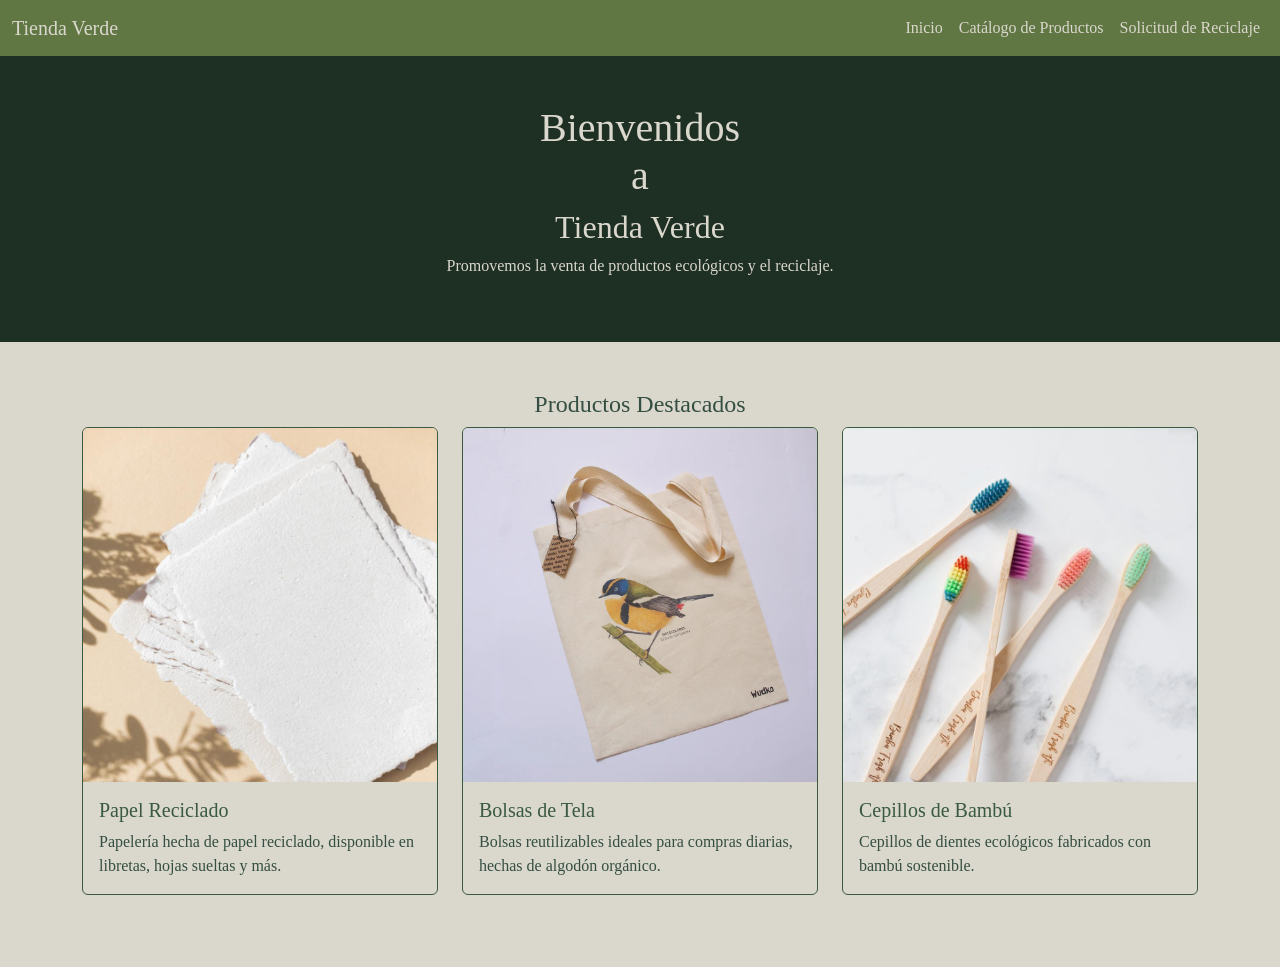
<file: Cer1-MUNOZEFRAIN/Index.html>
<!DOCTYPE html>
<html lang="es">
<head>
  <meta charset="UTF-8">
  <meta name="viewport" content="width=device-width, initial-scale=1.0">
  <title>Tienda Verde - Inicio</title>
  <link href="https://cdn.jsdelivr.net/npm/bootstrap@5.3.0/dist/css/bootstrap.min.css" rel="stylesheet">
  <link rel="stylesheet" href="css/styles.css">
  <style>
    /*COLOR DE LA BARRANAV*/
    .navbar {
      background-color: #607744; /*FONDO */
    }

    .navbar-brand, .nav-link {
      color: #DAD7CD; /* Color del texto en la barra de navegación */
    }

    
  </style>
</head>
<body>
  <!-- MENU -->
  <nav class="navbar navbar-expand-lg navbar-dark">
    <div class="container-fluid">
      <a class="navbar-brand" href="#">Tienda Verde</a>
      <button class="navbar-toggler" type="button" data-bs-toggle="collapse" data-bs-target="#navbarNav" aria-controls="navbarNav" aria-expanded="false" aria-label="Toggle navigation">
        <span class="navbar-toggler-icon"></span>
      </button>
      <div class="collapse navbar-collapse" id="navbarNav">
        <ul class="navbar-nav ms-auto">
          <li class="nav-item">
            <a class="nav-link" href="index.html">Inicio</a>
          </li>
          <li class="nav-item">
            <a class="nav-link" href="catalogo.html">Catálogo de Productos</a>
          </li>
          <li class="nav-item">
            <a class="nav-link" href="solicitud-reciclaje.html">Solicitud de Reciclaje</a>
          </li>
        </ul>
      </div>
    </div>
  </nav>

  <!--DESCRIPCION-->
  <header class="text-center py-5">
    <h1>Bienvenidos<br>a</h1>
    <h2>Tienda Verde</h2>
    <p>Promovemos la venta de productos ecológicos y el reciclaje.</p>
  </header>

  <!--TOPRODUCTS -->
  <section class="container my-5">
    <h4 class="text-center">Productos Destacados</h4>
    <div class="row">
      <!-- PAPELRECICLADO -->
      <div class="col-md-4 mb-4">
        <div class="card">
          <img src="images/producto6.png" class="card-img-top" alt="Producto 6">
          <div class="card-body">
            <h5 class="card-title">Papel Reciclado</h5>
            <p class="card-text">Papelería hecha de papel reciclado, disponible en libretas, hojas sueltas y más.</p>
          </div>
        </div>
      </div>
      <!--BOLSASDETELA-->
      <div class="col-md-4 mb-4">
        <div class="card">
          <img src="images/producto2.jpg" class="card-img-top" alt="Producto 2">
          <div class="card-body">
            <h5 class="card-title">Bolsas de Tela</h5>
            <p class="card-text">Bolsas reutilizables ideales para compras diarias, hechas de algodón orgánico.</p>
          </div>
        </div>
      </div>
      <!-- CEPILLOSDEBAMBU-->
      <div class="col-md-4 mb-4">
        <div class="card">
          <img src="images/producto3.png" class="card-img-top" alt="Producto 3">
          <div class="card-body">
            <h5 class="card-title">Cepillos de Bambú</h5>
            <p class="card-text">Cepillos de dientes ecológicos fabricados con bambú sostenible.</p>
          </div>
        </div>
      </div>
    </div>
  </section>

  <script src="https://cdn.jsdelivr.net/npm/bootstrap@5.3.0/dist/js/bootstrap.bundle.min.js"></script>
</body>
</html>
</file>
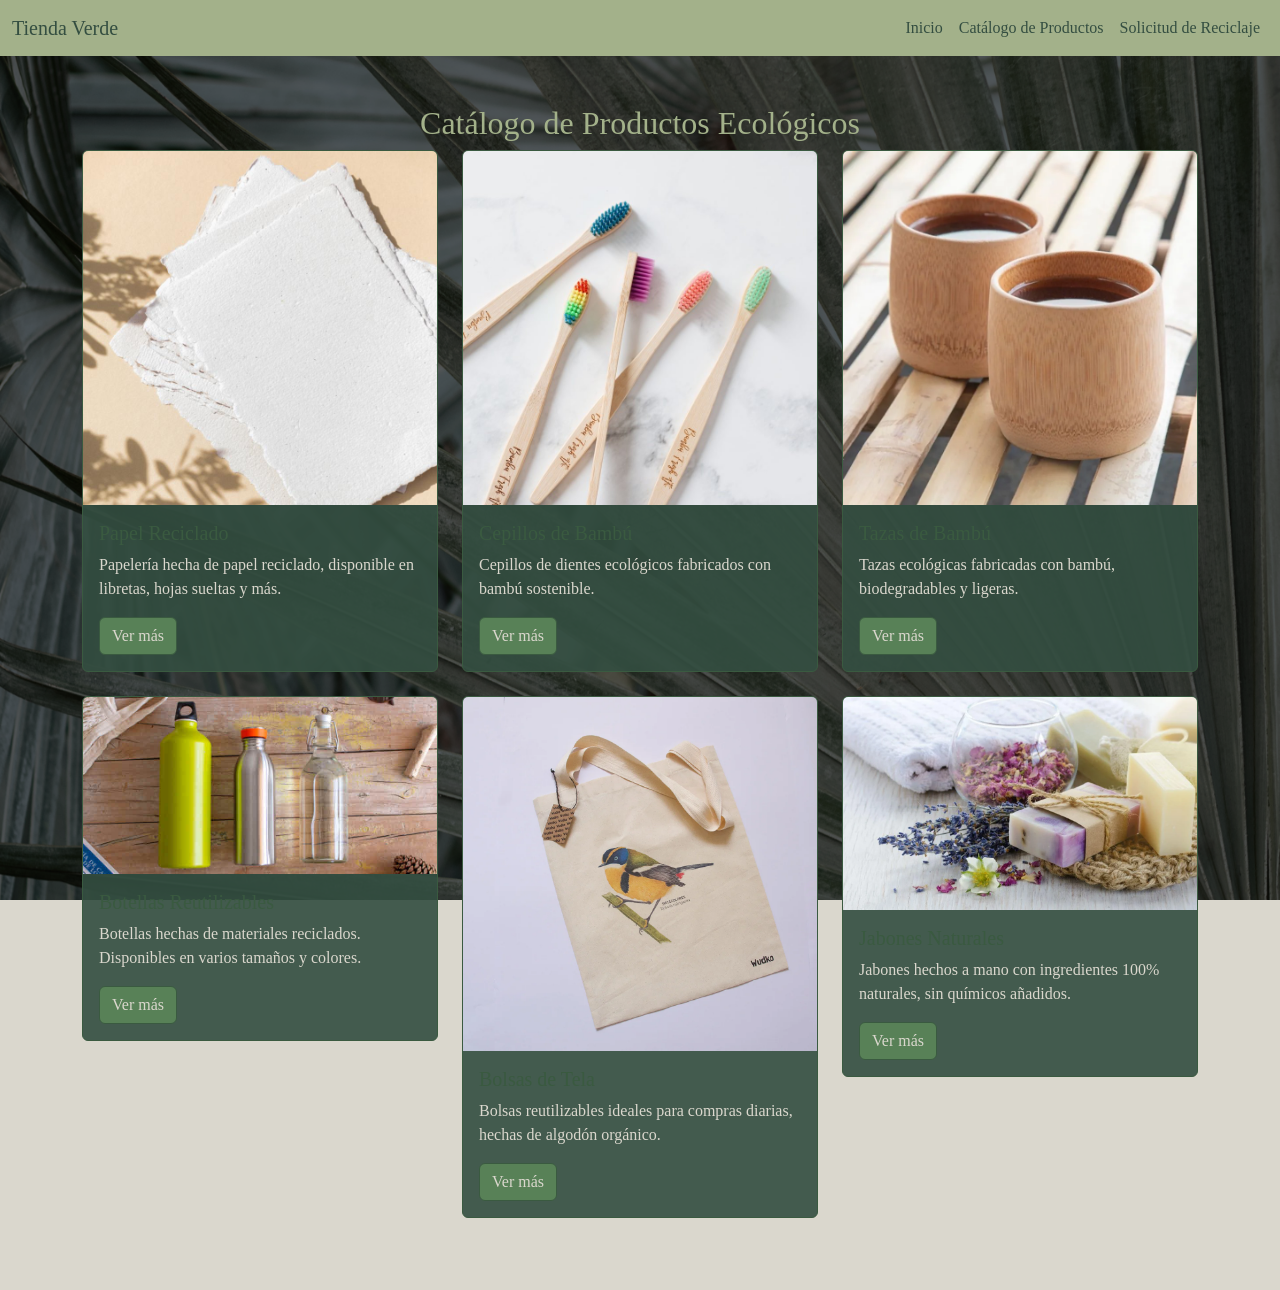
<file: Cer1-MUNOZEFRAIN/catalogo.html>
<!DOCTYPE html>
<html lang="es">
<head>
  <meta charset="UTF-8">
  <meta name="viewport" content="width=device-width, initial-scale=1.0">
  <title>Catálogo de Productos - Tienda Verde</title>
  <link href="https://cdn.jsdelivr.net/npm/bootstrap@5.3.0/dist/css/bootstrap.min.css" rel="stylesheet">
  <link rel="stylesheet" href="css/styles.css">
  <style>
    /* ESTILOFONDO*/
    body {
      background-image: url('images/fondo-hojas.jpg'); /* IMGFONDO*/
      background-size: cover;
      background-position: center;
      background-attachment: fixed;
      background-repeat: no-repeat;
      color: white;
    }

    .card {
      background-color: rgba(52, 78, 65, 0.9);
      color: #DAD7CD; 
    }

    h2 {
      color: #A3B18A; 
    }

    .btn-success {
      background-color: #588157;
      border-color: #3A5A40;
    }

    .btn-success:hover {
      background-color: #3A5A40;
      border-color: #344E41;
      transform: scale(1.05);
    }
  </style>
</head>
<body>

  <!-- MENU-->
  <nav class="navbar navbar-expand-lg navbar-dark">
    <div class="container-fluid">
      <a class="navbar-brand" href="#">Tienda Verde</a>
      <button class="navbar-toggler" type="button" data-bs-toggle="collapse" data-bs-target="#navbarNav" aria-controls="navbarNav" aria-expanded="false" aria-label="Toggle navigation">
        <span class="navbar-toggler-icon"></span>
      </button>
      <div class="collapse navbar-collapse" id="navbarNav">
        <ul class="navbar-nav ms-auto">
          <li class="nav-item">
            <a class="nav-link" href="index.html">Inicio</a>
          </li>
          <li class="nav-item">
            <a class="nav-link" href="catalogo.html">Catálogo de Productos</a>
          </li>
          <li class="nav-item">
            <a class="nav-link" href="solicitud-reciclaje.html">Solicitud de Reciclaje</a>
          </li>
        </ul>
      </div>
    </div>
  </nav>

  <!-- CATALOGOPRODUCTOS-->
  <section class="container my-5">
    <h2 class="text-center">Catálogo de Productos Ecológicos</h2>
    <div class="row">
     <!-- PAPELRECICLADO-->
     <div class="col-md-4 mb-4">
        <div class="card">
          <img src="images/producto6.png" class="card-img-top" alt="Producto 6">
          <div class="card-body">
            <h5 class="card-title">Papel Reciclado</h5>
            <p class="card-text">Papelería hecha de papel reciclado, disponible en libretas, hojas sueltas y más.</p>
            <a href="#" class="btn btn-success">Ver más</a>
          </div>
        </div>
      </div>
    <!-- CEPILLOSBAMBU-->
    <div class="col-md-4 mb-4">
        <div class="card">
          <img src="images/producto3.png" class="card-img-top" alt="Producto 3">
          <div class="card-body">
            <h5 class="card-title">Cepillos de Bambú</h5>
            <p class="card-text">Cepillos de dientes ecológicos fabricados con bambú sostenible.</p>
            <a href="#" class="btn btn-success">Ver más</a>
          </div>
        </div>
      </div>
    
      <!-- TAZASBAMBU -->
      <div class="col-md-4 mb-4">
        <div class="card">
          <img src="images/producto5.png" class="card-img-top" alt="Producto 5">
          <div class="card-body">
            <h5 class="card-title">Tazas de Bambú</h5>
            <p class="card-text">Tazas ecológicas fabricadas con bambú, biodegradables y ligeras.</p>
            <a href="#" class="btn btn-success">Ver más</a>
          </div>
        </div>
      </div>


    </div>

    <div class="row">

      <!--BOTELLASREUTILIZABLES-->
      <div class="col-md-4 mb-4">
        <div class="card">
          <img src="images/producto1.jpg" class="card-img-top" alt="Producto 1">
          <div class="card-body">
            <h5 class="card-title">Botellas Reutilizables</h5>
            <p class="card-text">Botellas hechas de materiales reciclados. Disponibles en varios tamaños y colores.</p>
            <a href="#" class="btn btn-success">Ver más</a>
          </div>
        </div>
      </div>

      <!--BOLSASDETELA-->
      <div class="col-md-4 mb-4">
        <div class="card">
          <img src="images/producto2.jpg" class="card-img-top" alt="Producto 2">
          <div class="card-body">
            <h5 class="card-title">Bolsas de Tela</h5>
            <p class="card-text">Bolsas reutilizables ideales para compras diarias, hechas de algodón orgánico.</p>
            <a href="#" class="btn btn-success">Ver más</a>
          </div>
        </div>
      </div>

      
      <!--JABONESNATURALES -->
      <div class="col-md-4 mb-4">
        <div class="card">
          <img src="images/producto4.png" class="card-img-top" alt="Producto 4">
          <div class="card-body">
            <h5 class="card-title">Jabones Naturales</h5>
            <p class="card-text">Jabones hechos a mano con ingredientes 100% naturales, sin químicos añadidos.</p>
            <a href="#" class="btn btn-success">Ver más</a>
          </div>
        </div>
      </div>

     
    </div>
  </section>

  <script src="https://cdn.jsdelivr.net/npm/bootstrap@5.3.0/dist/js/bootstrap.bundle.min.js"></script>
</body>
</html>
</file>
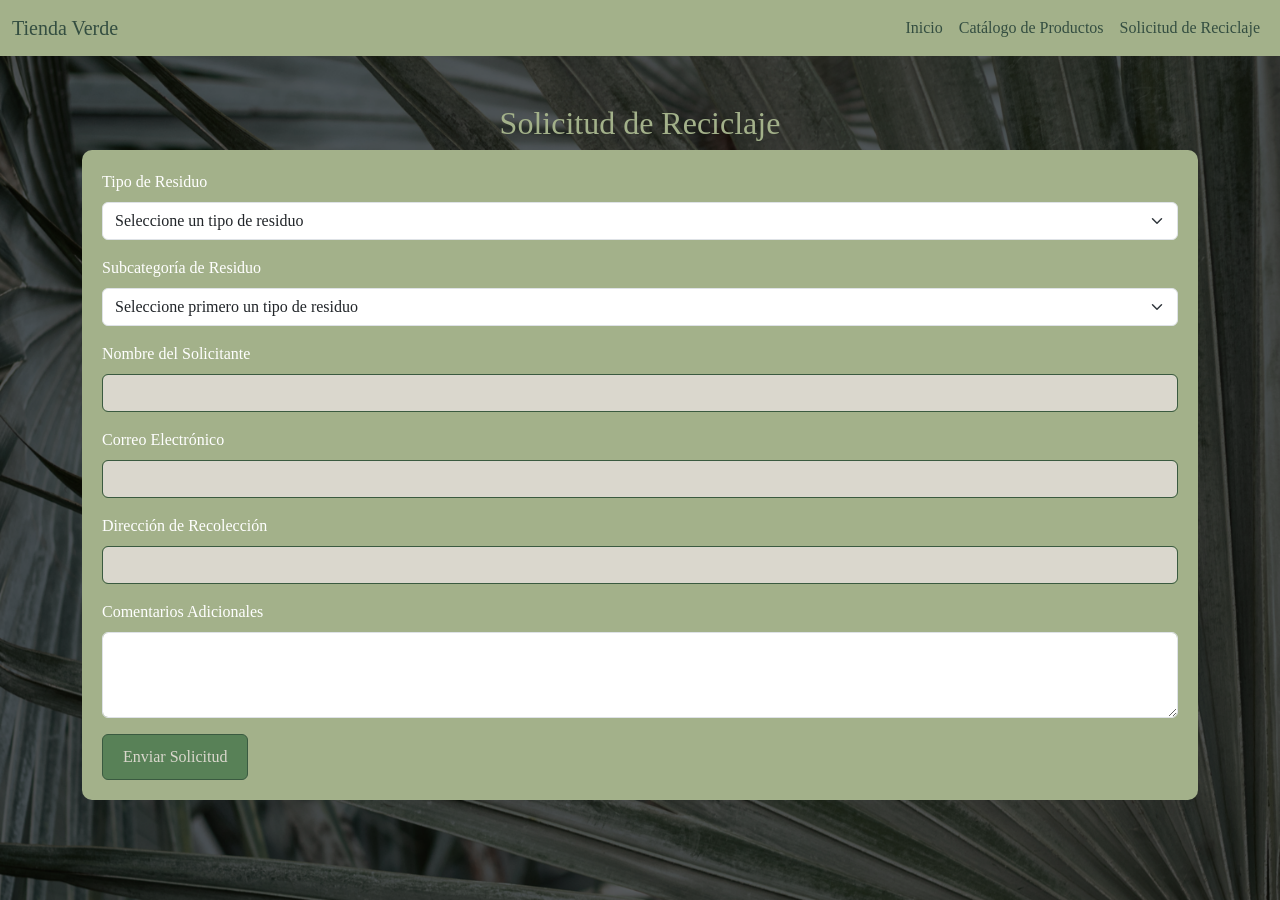
<file: Cer1-MUNOZEFRAIN/solicitud-reciclaje.html>
<!DOCTYPE html>
<html lang="es">
<head>
  <meta charset="UTF-8">
  <meta name="viewport" content="width=device-width, initial-scale=1.0">
  <title>Solicitud de Reciclaje</title>
  <link href="https://cdn.jsdelivr.net/npm/bootstrap@5.3.0/dist/css/bootstrap.min.css" rel="stylesheet">
  <link rel="stylesheet" href="css/styles.css">
</head>
<style>
  /* ESTILOFONDO*/
  body {
    background-image: url('images/fondo-hojas.jpg'); 
    background-size: cover;
    background-position: center;
    background-attachment: fixed;
    background-repeat: no-repeat;
    color: white; 
  }

  .card {
    background-color: rgba(52, 78, 65, 0.9);
    color: #DAD7CD; 
  }

  h2 {
    color: #A3B18A; 
  }

  .btn-success {
    background-color: #588157;
    border-color: #3A5A40;
  }

  .btn-success:hover {
    background-color: #3A5A40;
    border-color: #344E41;
    transform: scale(1.05);
  }
</style>
<body>
  <!--MENU -->
  <nav class="navbar navbar-expand-lg">
    <div class="container-fluid">
      <a class="navbar-brand" href="#">Tienda Verde</a>
      <button class="navbar-toggler" type="button" data-bs-toggle="collapse" data-bs-target="#navbarNav" aria-controls="navbarNav" aria-expanded="false" aria-label="Toggle navigation">
        <span class="navbar-toggler-icon"></span>
      </button>
      <div class="collapse navbar-collapse" id="navbarNav">
        <ul class="navbar-nav ms-auto">
          <li class="nav-item">
            <a class="nav-link" href="index.html">Inicio</a>
          </li>
          <li class="nav-item">
            <a class="nav-link" href="catalogo.html">Catálogo de Productos</a>
          </li>
          <li class="nav-item">
            <a class="nav-link" href="solicitud-reciclaje.html">Solicitud de Reciclaje</a>
          </li>
        </ul>
      </div>
    </div>
  </nav>

  <!-- SOLICITUDRECICLAJE -->
  <section class="container my-5">
    <h2 class="text-center">Solicitud de Reciclaje</h2>
    <form id="formReciclaje">
      <div class="mb-3">
        <label for="tipoResiduo" class="form-label">Tipo de Residuo</label>
        <select class="form-select" id="tipoResiduo" required>
          <option value="" selected disabled>Seleccione un tipo de residuo</option>
          <option value="Plastico">Plástico</option>
          <option value="Papel">Papel</option>
          <option value="Vidrio">Vidrio</option>
          <option value="Metales">Metales</option>
          <option value="Electronicos">Electrónicos</option>
        </select>
      </div>
      <div class="mb-3">
        <label for="subtipoResiduo" class="form-label">Subcategoría de Residuo</label>
        <select class="form-select" id="subtipoResiduo" required>
          <option value="" selected disabled>Seleccione primero un tipo de residuo</option>
        </select>
      </div>
      <div class="mb-3">
        <label for="nombre" class="form-label">Nombre del Solicitante</label>
        <input type="text" class="form-control" id="nombre" required>
      </div>
      <div class="mb-3">
        <label for="email" class="form-label">Correo Electrónico</label>
        <input type="email" class="form-control" id="email" required>
      </div>
      <div class="mb-3">
        <label for="direccion" class="form-label">Dirección de Recolección</label>
        <input type="text" class="form-control" id="direccion" required>
      </div>
      <div class="mb-3">
        <label for="comentarios" class="form-label">Comentarios Adicionales</label>
        <textarea class="form-control" id="comentarios" rows="3"></textarea>
      </div>
      <button type="submit" class="btn btn-success">Enviar Solicitud</button>
    </form>
  </section>

  <script src="js/form.js"></script>
  <script src="https://cdn.jsdelivr.net/npm/bootstrap@5.3.0/dist/js/bootstrap.bundle.min.js"></script>
</body>
</html>
</file>
<file: Cer1-MUNOZEFRAIN/css/styles.css>
h1 h2{
  font-family: 'SimpleBirthday';
  color: #A3B18A;
}


body {
    font-family: 'SimpleBirthday';
    background-color: #DAD7CD;
    color: #344E41;
  }
  
  /*MENU */
  .navbar {
    background-color: #A3B18A;
  }
  
  .navbar-brand, .nav-link {
    color: #344E41;
  }
  
  .nav-link:hover {
    color: #588157;
  }
  
  /* ENCABEZADO*/
  header {
    background-color: #1E2F23;
    color: #DAD7CD;
  }
  
 
  /* BOTONES*/
  .btn-success {
    background-color: #588157;
    border-color: #3A5A40;
    color: #DAD7CD;
    transition: background-color 0.3s, transform 0.3s;
  }
  
  .btn-success:hover {
    background-color: #3A5A40;
    transform: scale(1.05);
  }
  
  /* FOEMULARIOS*/
  form {
    background-color: #A3B18A;
    padding: 20px;
    border-radius: 10px;
  }
  
  /* IMPUTSELECT */
  input[type="text"], input[type="email"], textarea, select {
    border: 1px solid #3A5A40;
    background-color: #DAD7CD;
    color: #344E41;
  }
  
  /* SENDBOTONS*/
  button[type="submit"] {
    background-color: #588157;
    border: 1px solid #3A5A40;
    color: #DAD7CD;
    padding: 10px 20px;
    transition: all 0.3s ease;
  }
  
  button[type="submit"]:hover {
    background-color: #3A5A40;
    transform: scale(1.05);
  }
  
  /* STYLESCARD */
  .card {
    background-color: #DAD7CD;
    border: 1px solid #3A5A40;
    color: #344E41;
  }
  
  .card-title {
    color:  #3A5A40;
  }
  
  /* GALERIA*/
  @media (max-width: 576px) {
    .card {
      width: 100%;
    }
  }
  /* BOTONZOOM */
button[type="submit"] {
    transition: background-color 0.3s, transform 0.3s ease-in-out;
  }
  
  button[type="submit"]:hover {
    background-color: #3A5A40;
    transform: scale(1.05); /* Efectozoom */
  }
</file>
